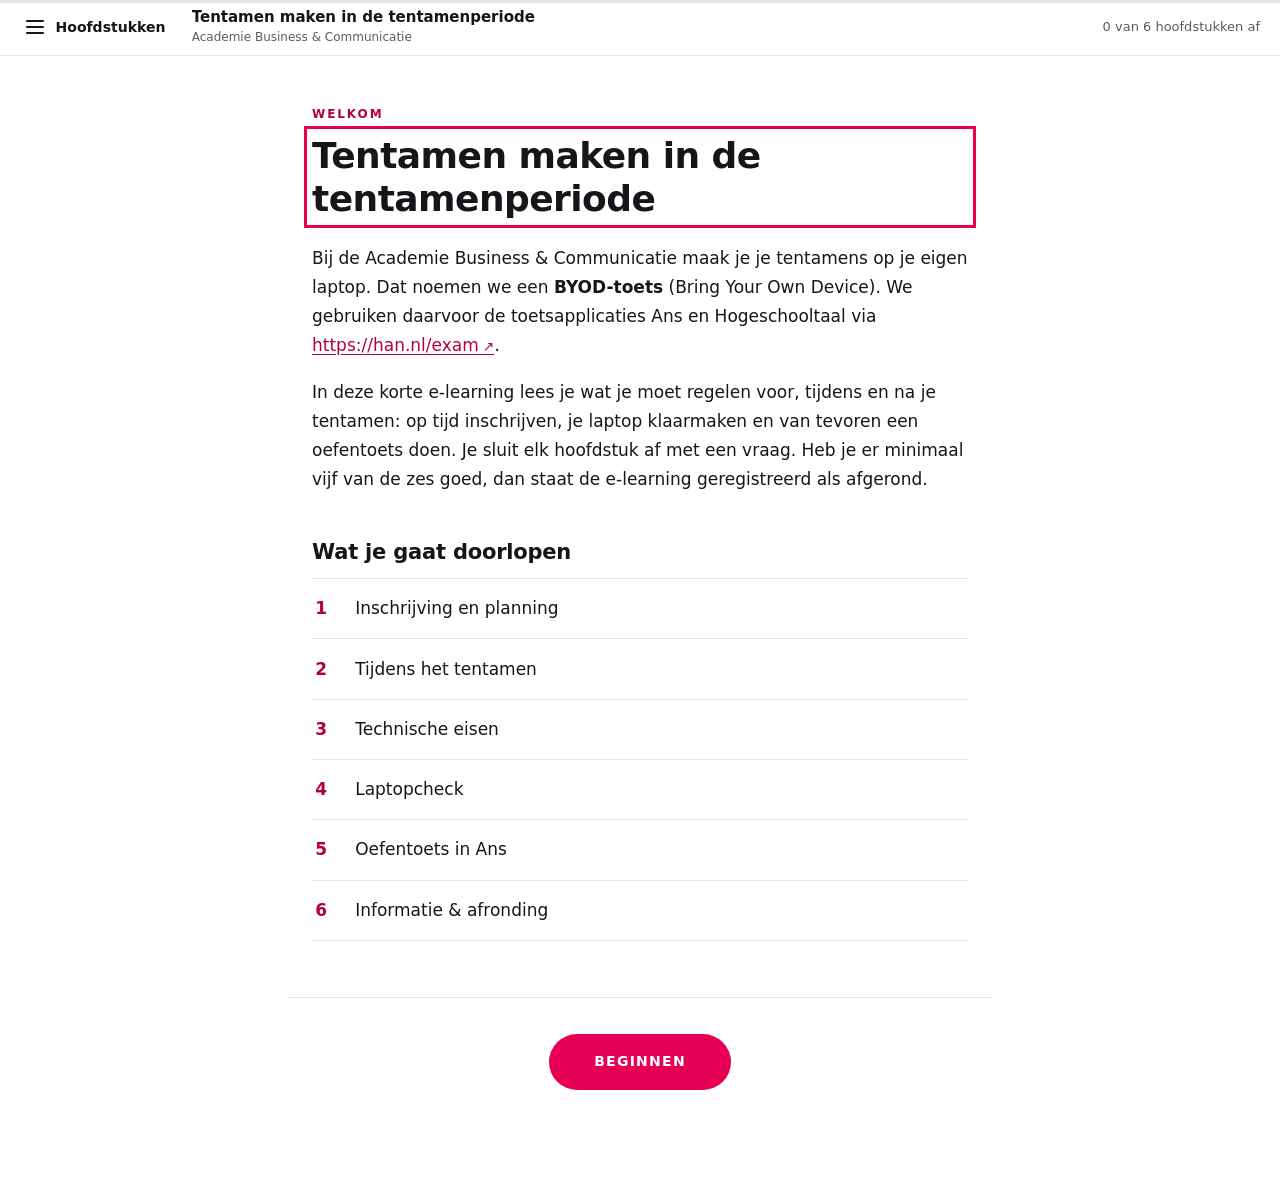
<file: docs/index.html>
<!DOCTYPE html>
<html lang="nl">
<head>
  <meta charset="utf-8">
  <meta name="viewport" content="width=device-width, initial-scale=1">
  <!-- Deze pagina staat op GitHub Pages en is dus openbaar bereikbaar. De
       meta-tag houdt hem uit Google. Een robots.txt in een project-repo doet
       niets: crawlers lezen alleen die van fabianb88.github.io zelf. -->
  <meta name="robots" content="noindex, nofollow">
  <title>E-learning</title>
  <link rel="stylesheet" href="styles.css">
</head>
<body>

  <a class="overslaan" href="#inhoud">Naar de inhoud</a>

  <div class="voortgangsbalk" id="balk-wrap" role="progressbar"
       aria-labelledby="balk-tekst" aria-valuemin="0" aria-valuemax="100" aria-valuenow="0">
    <div id="balk"></div>
  </div>

  <header class="kop">
    <button type="button" class="hamburger" id="menu-schakel"
            aria-expanded="false" aria-controls="zijkant">
      <span class="hamburger-lijnen" aria-hidden="true"></span>
      <span class="hamburger-tekst">Hoofdstukken</span>
    </button>

    <div class="kop-titel">
      <h1 id="cursus-titel">E-learning</h1>
      <p id="cursus-ondertitel"></p>
    </div>

    <p class="kop-voortgang" id="balk-tekst">Nog niet begonnen</p>
  </header>

  <div class="overlay" id="overlay" hidden></div>

  <nav class="zijkant" id="zijkant" aria-label="Hoofdstukken">
    <div class="zijkant-kop">
      <p>Inhoud</p>
      <button type="button" id="menu-sluit" aria-label="Menu sluiten">&times;</button>
    </div>
    <div id="menu"></div>
  </nav>

  <main id="inhoud" tabindex="-1">
    <div class="scherm">
      <div class="les-body">
        <h2>Bezig met laden&hellip;</h2>
        <p>Als dit bericht blijft staan, lukt het niet om de inhoud te laden.
           Controleer of <code>inhoud.js</code> naast dit bestand staat.</p>
      </div>
    </div>
  </main>

  <script src="inhoud.js"></script>
  <script src="scorm.js"></script>
  <script src="app.js"></script>
</body>
</html>
</file>
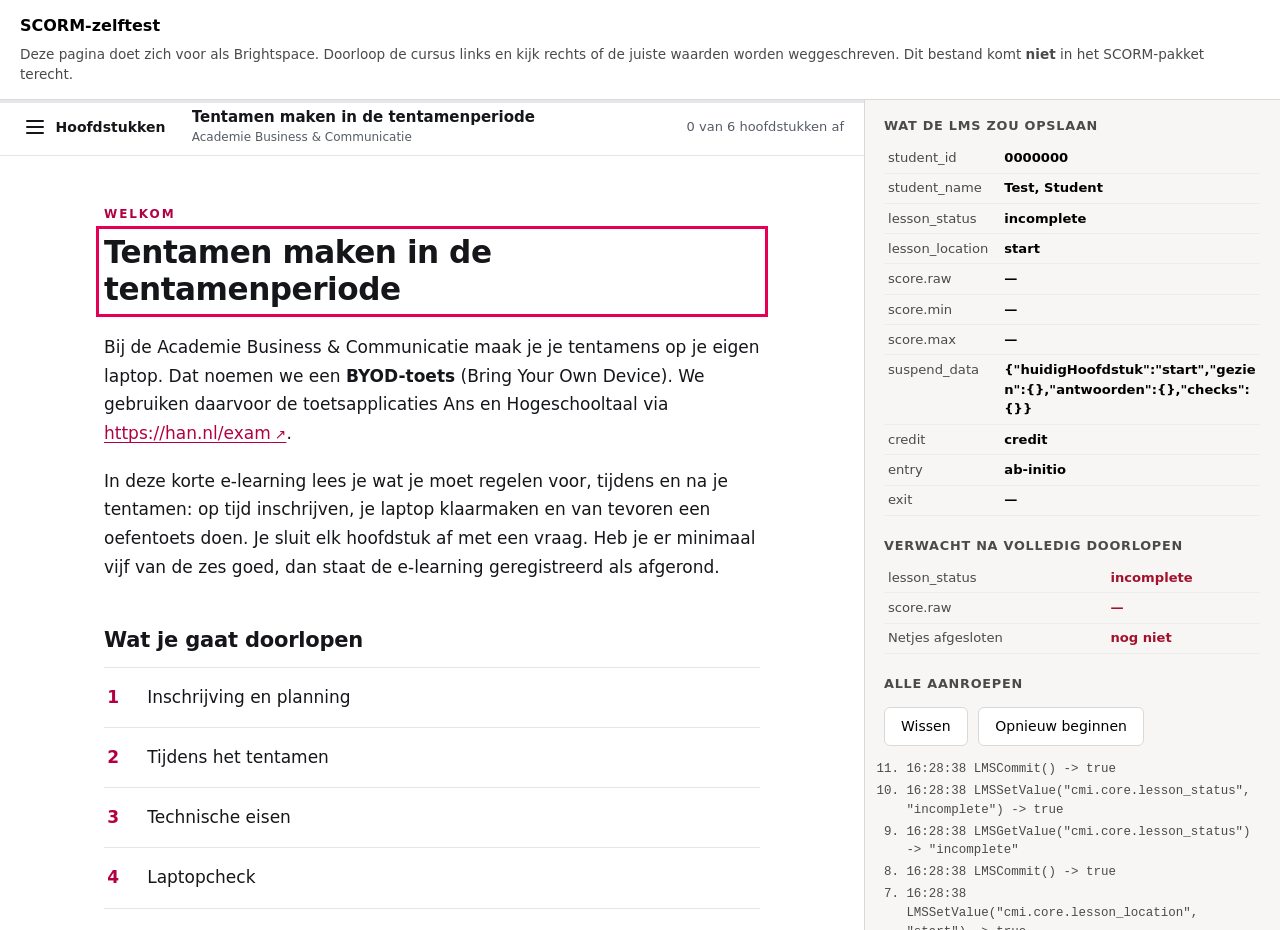
<file: src/scorm-test.html>
<!DOCTYPE html>
<html lang="nl">
<head>
<meta charset="utf-8">
<meta name="viewport" content="width=device-width, initial-scale=1">
<title>SCORM-zelftest</title>
<style>
  body { margin:0; font:14px/1.5 "Segoe UI", system-ui, sans-serif; background:#f7f6f5; }
  header { background:#fff; border-bottom:1px solid #d9d9d9; padding:.9rem 1.25rem; }
  h1 { margin:0; font-size:1rem; }
  p.uitleg { margin:.35rem 0 0; color:#4a4a4a; font-size:.85rem; }
  .romp { display:grid; grid-template-columns:1fr 26rem; height:calc(100vh - 4.4rem); }
  iframe { width:100%; height:100%; border:0; border-right:1px solid #d9d9d9; background:#fff; }
  .paneel { overflow:auto; padding:1rem 1.25rem 3rem; }
  h2 { font-size:.8rem; text-transform:uppercase; letter-spacing:.06em; color:#4a4a4a;
       margin:1.25rem 0 .5rem; }
  h2:first-of-type { margin-top:0; }
  table { border-collapse:collapse; width:100%; font-size:.82rem; }
  td { border-bottom:1px solid #ececec; padding:.3rem .25rem; vertical-align:top; }
  td:first-child { color:#4a4a4a; white-space:nowrap; padding-right:.75rem; }
  td:last-child { font-weight:600; word-break:break-word; }
  ol { margin:0; padding-left:1.4rem; font-size:.78rem; font-family:Consolas, monospace; }
  ol li { margin-bottom:.2rem; color:#4a4a4a; }
  .knop { font:inherit; padding:.5rem 1rem; border:1px solid #d9d9d9; border-radius:6px;
          background:#fff; cursor:pointer; margin-right:.4rem; }
  .status { font-weight:700; }
  .ok { color:#0f6b3d; } .fout { color:#a3122b; }
</style>
</head>
<body>

<header>
  <h1>SCORM-zelftest</h1>
  <p class="uitleg">Deze pagina doet zich voor als Brightspace. Doorloop de cursus links en
    kijk rechts of de juiste waarden worden weggeschreven. Dit bestand komt <strong>niet</strong>
    in het SCORM-pakket terecht.</p>
</header>

<div class="romp">
  <iframe id="cursus" title="De cursus in een nagebootste LMS"></iframe>
  <div class="paneel">
    <h2>Wat de LMS zou opslaan</h2>
    <table id="model"></table>

    <h2>Verwacht na volledig doorlopen</h2>
    <table>
      <tr><td>lesson_status</td><td class="status" id="v-status">-</td></tr>
      <tr><td>score.raw</td><td class="status" id="v-score">-</td></tr>
      <tr><td>Netjes afgesloten</td><td class="status" id="v-finish">-</td></tr>
    </table>

    <h2>Alle aanroepen</h2>
    <p><button class="knop" id="wis">Wissen</button>
       <button class="knop" id="herstart">Opnieuw beginnen</button></p>
    <ol id="log" reversed></ol>
  </div>
</div>

<script>
/* Een minimale nep-LMS die zich houdt aan de SCORM 1.2 runtime-API. */
var model = {
  'cmi.core.student_id': '0000000',
  'cmi.core.student_name': 'Test, Student',
  'cmi.core.lesson_status': 'not attempted',
  'cmi.core.lesson_location': '',
  'cmi.core.score.raw': '',
  'cmi.core.score.min': '',
  'cmi.core.score.max': '',
  'cmi.suspend_data': '',
  'cmi.core.credit': 'credit',
  'cmi.core.entry': 'ab-initio',
  'cmi.core.exit': ''
};
var fout = '0', geinitialiseerd = false, afgesloten = false, regels = [];

function noteer(tekst) {
  regels.unshift(new Date().toLocaleTimeString('nl-NL') + '  ' + tekst);
  teken();
}

window.API = {
  LMSInitialize: function () {
    geinitialiseerd = true; noteer('LMSInitialize()  -> true'); return 'true';
  },
  LMSFinish: function () {
    afgesloten = true; noteer('LMSFinish()  -> true'); teken(); return 'true';
  },
  LMSGetValue: function (k) {
    var w = model[k] === undefined ? '' : model[k];
    if (model[k] === undefined) { fout = '401'; }
    noteer('LMSGetValue("' + k + '")  -> "' + w + '"');
    return w;
  },
  LMSSetValue: function (k, w) {
    model[k] = String(w);
    noteer('LMSSetValue("' + k + '", "' + w + '")  -> true');
    teken();
    return 'true';
  },
  LMSCommit: function () { noteer('LMSCommit()  -> true'); return 'true'; },
  LMSGetLastError: function () { return fout; },
  LMSGetErrorString: function () { return fout === '0' ? 'No error' : 'Error ' + fout; },
  LMSGetDiagnostic: function () { return ''; }
};

function zet(id, waarde, goed) {
  var n = document.getElementById(id);
  n.textContent = waarde;
  n.className = 'status ' + (goed ? 'ok' : 'fout');
}

function teken() {
  var t = document.getElementById('model');
  t.innerHTML = Object.keys(model).map(function (k) {
    var w = model[k];
    if (k === 'cmi.suspend_data' && w.length > 90) w = w.slice(0, 90) + '… (' + w.length + ' tekens)';
    return '<tr><td>' + k.replace('cmi.core.', '').replace('cmi.', '') +
           '</td><td>' + (w === '' ? '&mdash;' : w.replace(/</g, '&lt;')) + '</td></tr>';
  }).join('');

  var st = model['cmi.core.lesson_status'];
  var goedeStatus = st === 'passed' || st === 'completed';
  zet('v-status', st, goedeStatus);
  zet('v-score', model['cmi.core.score.raw'] || '—',
      model['cmi.core.score.raw'] !== '');
  zet('v-finish', afgesloten ? 'ja' : 'nog niet', afgesloten);

  document.getElementById('log').innerHTML =
    regels.slice(0, 200).map(function (r) { return '<li>' + r.replace(/</g, '&lt;') + '</li>'; }).join('');
}

document.getElementById('wis').onclick = function () { regels = []; teken(); };
document.getElementById('herstart').onclick = function () {
  try { document.getElementById('cursus').contentWindow.localStorage.clear(); } catch (e) {}
  document.getElementById('cursus').src = 'index.html?t=' + Date.now();
};

document.getElementById('cursus').src = 'index.html';
teken();
</script>
</body>
</html>
</file>
<file: docs/styles.css>
/* ==========================================================================
   Vormgeving in de trant van Articulate Rise, met de HAN-huisstijl.

   Uitgangspunten:
   - één rustige leeskolom op wit, geen omkaderde blokken om elk stukje tekst
   - ruimte doet het werk, geen lijnen
   - magenta alleen als accent: de kop van een hoofdstuk, markers, knoppen
   - alle tekstcombinaties halen minimaal WCAG 2.1 AA (4.5:1)
   ========================================================================== */

:root {
  --magenta:        #e50056;  /* HAN-magenta. Wit hierop: 4.7:1 */
  --magenta-donker: #b30043;  /* voor tekst en links op wit: 7.6:1 */
  --magenta-diep:   #8f0036;  /* hover op gevulde vlakken */
  --magenta-waas:   #fdf2f6;

  --inkt:       #14161a;
  --inkt-zacht: #565c66;
  --lijn:       #e4e6ea;
  --papier:     #ffffff;

  --groen:       #0d6b3f;
  --groen-waas:  #f0f8f3;
  --amber:       #8a4b00;
  --amber-waas:  #fdf6ec;

  --kolom: 44rem;
  --kop-hoogte: 3.5rem;
}

* { box-sizing: border-box; }
html { -webkit-text-size-adjust: 100%; scroll-behavior: smooth; }

body {
  margin: 0;
  background: var(--papier);
  color: var(--inkt);
  font: 400 1.0625rem/1.7 "Segoe UI", system-ui, -apple-system, Arial, sans-serif;
  -webkit-font-smoothing: antialiased;
}

/* --- toegankelijkheid ---------------------------------------------------- */

.verborgen {
  position: absolute; width: 1px; height: 1px;
  padding: 0; margin: -1px; overflow: hidden;
  clip: rect(0 0 0 0); white-space: nowrap; border: 0;
}

.overslaan {
  position: absolute; left: -9999px; top: 0; z-index: 60;
  background: var(--papier); color: var(--inkt);
  padding: 0.8rem 1.3rem; border: 2px solid var(--magenta);
}
.overslaan:focus { left: 0; }

:focus-visible { outline: 3px solid var(--magenta); outline-offset: 3px; }

/* --- voortgangsbalk bovenaan --------------------------------------------- */

.voortgangsbalk {
  position: fixed; inset: 0 0 auto 0; z-index: 40;
  height: 3px; background: var(--lijn);
}
#balk {
  height: 100%; width: 0;
  background: var(--magenta);
  transition: width 0.35s ease;
}

/* --- kopbalk ------------------------------------------------------------- */

.kop {
  position: sticky; top: 0; z-index: 30;
  height: var(--kop-hoogte);
  display: flex; align-items: center; gap: 1.25rem;
  padding: 0 1.25rem;
  background: rgba(255, 255, 255, 0.94);
  backdrop-filter: blur(8px);
  border-bottom: 1px solid var(--lijn);
}

.hamburger {
  display: flex; align-items: center; gap: 0.7rem;
  background: none; border: 0; padding: 0.5rem 0.4rem;
  font: inherit; font-size: 0.875rem; font-weight: 600;
  color: var(--inkt); cursor: pointer;
}
.hamburger:hover { color: var(--magenta-donker); }

.hamburger-lijnen,
.hamburger-lijnen::before,
.hamburger-lijnen::after {
  display: block; width: 18px; height: 2px;
  background: currentColor; border-radius: 2px;
}
.hamburger-lijnen { position: relative; }
.hamburger-lijnen::before,
.hamburger-lijnen::after { content: ""; position: absolute; left: 0; }
.hamburger-lijnen::before { top: -6px; }
.hamburger-lijnen::after  { top: 6px; }

.kop-titel { flex: 1; min-width: 0; }
.kop-titel h1 {
  margin: 0; font-size: 0.9375rem; font-weight: 600; line-height: 1.25;
  white-space: nowrap; overflow: hidden; text-overflow: ellipsis;
}
.kop-titel p {
  margin: 0; font-size: 0.75rem; color: var(--inkt-zacht);
  white-space: nowrap; overflow: hidden; text-overflow: ellipsis;
}

.kop-voortgang {
  margin: 0; font-size: 0.8125rem; color: var(--inkt-zacht);
  font-variant-numeric: tabular-nums; white-space: nowrap;
}

/* --- uitschuifmenu -------------------------------------------------------- */

.overlay {
  position: fixed; inset: 0; z-index: 45;
  background: rgba(20, 22, 26, 0.45);
}
.overlay[hidden] { display: none; }

.zijkant {
  position: fixed; top: 0; left: 0; bottom: 0; z-index: 50;
  width: min(21rem, 86vw);
  background: var(--papier);
  border-right: 1px solid var(--lijn);
  transform: translateX(-100%);
  /* visibility voorkomt dat het dichte menu met Tab bereikbaar blijft */
  visibility: hidden;
  transition: transform 0.22s ease, visibility 0s linear 0.22s;
  display: flex; flex-direction: column;
  overflow-y: auto;
}
body.menu-open .zijkant {
  transform: translateX(0);
  visibility: visible;
  transition: transform 0.22s ease, visibility 0s;
}

.zijkant-kop {
  display: flex; align-items: center; justify-content: space-between;
  padding: 1.1rem 1.25rem 0.9rem;
  border-bottom: 1px solid var(--lijn);
}
.zijkant-kop p {
  margin: 0; font-size: 0.75rem; font-weight: 700;
  letter-spacing: 0.1em; text-transform: uppercase; color: var(--inkt-zacht);
}
#menu-sluit {
  background: none; border: 0; cursor: pointer;
  font-size: 1.6rem; line-height: 1; color: var(--inkt-zacht);
  padding: 0 0.2rem;
}
#menu-sluit:hover { color: var(--inkt); }

#menu { padding: 0.6rem 0.75rem 2rem; }

.menu-item {
  display: flex; align-items: baseline; gap: 0.75rem;
  width: 100%; text-align: left;
  background: none; border: 0; border-radius: 4px;
  padding: 0.7rem 0.8rem;
  font: inherit; font-size: 0.9375rem; line-height: 1.45;
  color: var(--inkt-zacht); cursor: pointer;
  position: relative;
}
.menu-item:hover { background: #f6f7f8; color: var(--inkt); }
.menu-item.is-actief { color: var(--inkt); font-weight: 600; }
.menu-item.is-actief::before {
  content: ""; position: absolute; left: 0; top: 0.55rem; bottom: 0.55rem;
  width: 3px; background: var(--magenta); border-radius: 2px;
}

.menu-thuis {
  margin-bottom: 0.35rem; padding-bottom: 0.85rem;
  border-bottom: 1px solid var(--lijn); border-radius: 0;
  color: var(--inkt); font-weight: 600;
}

.menu-nummer {
  flex: 0 0 1.35rem; font-size: 0.8125rem;
  font-variant-numeric: tabular-nums; color: #8d949e;
}
.menu-titel { flex: 1; }

/* Een afgerond hoofdstuk krijgt een vinkje in plaats van zijn nummer. Het
   woord 'afgerond' blijft in de knop staan voor schermlezers. */
.menu-hoofdstuk.is-af .menu-nummer { visibility: hidden; }
.menu-hoofdstuk.is-af .menu-nummer::after {
  content: ""; visibility: visible;
  position: absolute; left: 0.95rem; top: 0.9rem;
  width: 0.4rem; height: 0.72rem;
  border: solid var(--groen); border-width: 0 2px 2px 0;
  transform: rotate(45deg);
}

/* --- hoofdinhoud ---------------------------------------------------------- */

main { display: block; }
main:focus { outline: none; }

.scherm { padding-bottom: 6rem; }

/* Gekleurde band bovenaan een hoofdstuk, zoals de lesheader in Rise. */
.les-kop {
  background: var(--magenta);
  color: #fff;
  padding: 3.75rem 1.5rem 3.25rem;
  text-align: center;
}
.les-kop .kruimel {
  margin: 0 0 0.85rem;
  font-size: 0.75rem; font-weight: 700;
  letter-spacing: 0.16em; text-transform: uppercase;
  color: rgba(255, 255, 255, 0.88);
}
.les-kop h2 {
  margin: 0 auto; max-width: 34rem;
  font-size: clamp(1.75rem, 4.2vw, 2.5rem);
  line-height: 1.2; font-weight: 700; letter-spacing: -0.015em;
}
.les-kop h2:focus { outline: none; }
.les-kop h2:focus-visible { outline: 3px solid #fff; outline-offset: 5px; }

.les-body {
  max-width: var(--kolom);
  margin: 0 auto;
  padding: 3rem 1.5rem 0;
}

/* startscherm en uitslag: de kop staat in de kolom zelf, niet in een band */
.les-body > .kruimel {
  margin: 0 0 0.6rem;
  font-size: 0.75rem; font-weight: 700;
  letter-spacing: 0.16em; text-transform: uppercase;
  color: var(--magenta-donker);
}
.les-body > h2 {
  margin: 0 0 1.5rem;
  font-size: clamp(1.6rem, 3.6vw, 2.25rem);
  line-height: 1.2; font-weight: 700; letter-spacing: -0.015em;
}
.les-body > h2:focus { outline: none; }
.les-body > h2:focus-visible { outline: 3px solid var(--magenta); outline-offset: 5px; }

h3 {
  margin: 2.75rem 0 0.75rem;
  font-size: 1.3125rem; line-height: 1.35;
  font-weight: 700; letter-spacing: -0.01em;
}
.blok:first-child h3 { margin-top: 0; }

p { margin: 0 0 1.15rem; }

a { color: var(--magenta-donker); text-underline-offset: 3px; }
a:hover { text-decoration-thickness: 2px; }
.buiten::after { content: "\00a0\2197"; font-size: 0.8em; }

code {
  font-family: Consolas, "SF Mono", monospace;
  font-size: 0.9em; background: #f4f5f6; padding: 0.1em 0.35em; border-radius: 3px;
}

/* --- lijsten -------------------------------------------------------------- */

.blok-lijst ul { margin: 0.4rem 0 1.5rem; padding: 0; list-style: none; }
.blok-lijst li { position: relative; padding-left: 1.6rem; margin-bottom: 0.85rem; }
.blok-lijst li::before {
  content: "";
  position: absolute; left: 0.15rem; top: 0.72rem;
  width: 0.4rem; height: 0.4rem; border-radius: 50%;
  background: var(--magenta);
}

/* --- let op --------------------------------------------------------------- */
/* Zoals het statement-blok in Rise: geen kader, maar ruimte en een accentlijn. */

.blok-letop {
  margin: 2.5rem 0;
  padding: 0.35rem 0 0.35rem 1.75rem;
  border-left: 3px solid var(--magenta);
}
.letop-label {
  margin: 0 0 0.4rem;
  font-size: 0.75rem; font-weight: 700;
  letter-spacing: 0.14em; text-transform: uppercase;
  color: var(--magenta-donker);
}
.blok-letop p:not(.letop-label) { font-size: 1.125rem; line-height: 1.6; }
.blok-letop p:last-child { margin-bottom: 0; }

/* --- checklist ------------------------------------------------------------ */

.checklist { list-style: none; margin: 0.5rem 0 1.75rem; padding: 0; }
.checklist li {
  display: flex; align-items: flex-start; gap: 0.9rem;
  padding: 0.8rem 0.2rem;
  border-bottom: 1px solid var(--lijn);
}
.checklist li:first-child { border-top: 1px solid var(--lijn); }

.checklist input[type="checkbox"] {
  flex: 0 0 auto;
  width: 1.2rem; height: 1.2rem; margin: 0.28rem 0 0;
  accent-color: var(--magenta); cursor: pointer;
}
.checklist label { cursor: pointer; }
.checklist input:checked + label { color: var(--inkt-zacht); }

/* --- kennisvraag ---------------------------------------------------------- */
/* Het enige blok met een kader. In Rise zondert de kennischeck zich ook als
   enige visueel af, en dat helpt: je ziet meteen dat er iets gevraagd wordt. */

.blok-vraag { margin: 3rem 0 0; }

.blok-vraag fieldset {
  border: 1px solid var(--lijn);
  border-radius: 10px;
  padding: 2rem 2rem 1.75rem;
  margin: 0;
  box-shadow: 0 1px 3px rgba(20, 22, 26, 0.04);
}
/* legend als gewone blokkop tonen in plaats van in de rand van de fieldset */
.blok-vraag legend {
  float: left; width: 100%;
  padding: 0; margin: 0;
  font-size: 1.1875rem; line-height: 1.45; font-weight: 700;
}
.blok-vraag legend::after {
  content: "";
  display: block; width: 2rem; height: 3px;
  background: var(--magenta); border-radius: 2px;
  margin: 0.9rem 0 1.35rem;
}
.blok-vraag fieldset > .optie:first-of-type { clear: both; }

.optie {
  display: flex; align-items: flex-start; gap: 0.85rem;
  padding: 0.9rem 1rem;
  border: 1px solid var(--lijn);
  border-radius: 8px;
  margin-bottom: 0.6rem;
  transition: border-color 0.15s ease, background 0.15s ease;
}
.optie:last-of-type { margin-bottom: 0; }

.optie input[type="radio"] {
  flex: 0 0 auto;
  width: 1.15rem; height: 1.15rem; margin: 0.28rem 0 0;
  accent-color: var(--magenta);
}
.optie label { cursor: pointer; }
.optie input:disabled + label { cursor: default; }
.optie:has(input:not(:disabled)):hover {
  border-color: var(--magenta);
  background: var(--magenta-waas);
}

/* Juist en onjuist worden niet alleen met kleur getoond, maar ook met een
   teken en met woorden. */
.optie.is-juist { border-color: var(--groen); background: var(--groen-waas); }
.optie.is-juist label::after {
  content: "\00a0\2713\00a0juist";
  font-weight: 700; color: var(--groen); white-space: nowrap;
}
.optie.is-onjuist { border-color: var(--amber); background: var(--amber-waas); }
.optie.is-onjuist label::after {
  content: "\00a0\2715\00a0jouw antwoord";
  font-weight: 700; color: var(--amber); white-space: nowrap;
}

.terugkoppeling { margin-top: 1.5rem; padding-left: 1.25rem; border-left: 3px solid; }
.terugkoppeling:empty { display: none; }
.terugkoppeling.is-goed { border-color: var(--groen); }
.terugkoppeling.is-fout { border-color: var(--amber); }
.terugkoppeling p:last-child { margin-bottom: 0; }
.terugkoppeling-kop { font-weight: 700; }
.terugkoppeling.is-goed .terugkoppeling-kop { color: var(--groen); }
.terugkoppeling.is-fout .terugkoppeling-kop { color: var(--amber); }

/* --- knoppen -------------------------------------------------------------- */

.knoppen {
  max-width: var(--kolom);
  margin: 3.5rem auto 0;
  padding: 2.25rem 1.5rem 0;
  border-top: 1px solid var(--lijn);
  display: flex; flex-direction: column; align-items: center; gap: 1rem;
}

.knop {
  font: inherit; font-size: 0.875rem; font-weight: 700;
  letter-spacing: 0.09em; text-transform: uppercase;
  padding: 0.95rem 2.75rem;
  border: 1px solid transparent; border-radius: 999px;
  cursor: pointer;
  transition: background 0.15s ease, color 0.15s ease;
}

.knop-primair { background: var(--magenta); color: #fff; }
.knop-primair:hover:not(:disabled) { background: var(--magenta-diep); }

.knop-secundair {
  background: none; color: var(--inkt-zacht); border-color: transparent;
  text-transform: none; letter-spacing: 0;
  font-weight: 600; padding: 0.5rem 1rem;
}
.knop-secundair:hover { color: var(--magenta-donker); }

.knop:disabled { background: #eceef1; color: #6f767f; cursor: not-allowed; }

.slot-uitleg {
  margin: -0.4rem 0 0;
  font-size: 0.875rem; color: var(--inkt-zacht); text-align: center;
}
.slot-uitleg[hidden] { display: none; }

.knoppen-rij {
  display: flex; gap: 0.75rem; align-items: center;
  flex-wrap: wrap; justify-content: center;
}

/* --- startscherm ---------------------------------------------------------- */

.inhoudsopgave { list-style: none; margin: 0.5rem 0 0; padding: 0; }
.inhoudsopgave li {
  display: flex; align-items: baseline; gap: 1rem;
  padding: 0.95rem 0.2rem;
  border-bottom: 1px solid var(--lijn);
}
.inhoudsopgave li:first-child { border-top: 1px solid var(--lijn); }
.io-nummer {
  flex: 0 0 1.5rem; font-weight: 700;
  font-variant-numeric: tabular-nums; color: var(--magenta-donker);
}
.io-titel { flex: 1; }
.io-af {
  font-size: 0.75rem; font-weight: 700; letter-spacing: 0.05em;
  text-transform: uppercase; color: var(--groen);
}

/* --- uitslag -------------------------------------------------------------- */

.uitslag { margin: 0 0 2rem; padding-left: 1.5rem; border-left: 3px solid; }
.uitslag.is-geslaagd { border-color: var(--groen); }
.uitslag.is-niet-geslaagd { border-color: var(--amber); }
.uitslag-cijfer { margin: 0 0 0.4rem; font-size: 1.5rem; font-weight: 700; }
.uitslag.is-geslaagd .uitslag-cijfer { color: var(--groen); }
.uitslag.is-niet-geslaagd .uitslag-cijfer { color: var(--amber); }
.uitslag p:last-child { margin-bottom: 0; }

.foutenlijst { list-style: none; margin: 0.5rem 0 0; padding: 0; }
.foutenlijst li { padding: 0.9rem 0.2rem; border-bottom: 1px solid var(--lijn); }
.foutenlijst li:first-child { border-top: 1px solid var(--lijn); }
.fout-hoofdstuk {
  display: block; margin-bottom: 0.2rem;
  font-size: 0.75rem; font-weight: 700;
  letter-spacing: 0.08em; text-transform: uppercase; color: var(--inkt-zacht);
}
.fout-vraag { display: block; }

/* --- smalle schermen ------------------------------------------------------ */

@media (max-width: 40rem) {
  body { font-size: 1rem; }
  .hamburger-tekst { display: none; }
  .kop-voortgang { display: none; }
  .les-kop { padding: 2.75rem 1.25rem 2.5rem; }
  .les-body { padding: 2.25rem 1.25rem 0; }
  .knoppen { padding-left: 1.25rem; padding-right: 1.25rem; }
  .blok-vraag fieldset { padding: 1.4rem 1.25rem 1.25rem; }
  .knop-primair { width: 100%; padding-left: 1rem; padding-right: 1rem; }
}

/* --- afdrukken ------------------------------------------------------------ */

@media print {
  .kop, .zijkant, .overlay, .knoppen, .voortgangsbalk { display: none; }
  .les-kop { background: none; color: var(--inkt); text-align: left; padding: 0 0 1rem; }
  .les-kop .kruimel { color: var(--inkt-zacht); }
}

/* --- respecteer de systeeminstelling voor beweging ------------------------ */

@media (prefers-reduced-motion: reduce) {
  html { scroll-behavior: auto; }
  *, *::before, *::after { transition: none !important; animation: none !important; }
}
</file>
